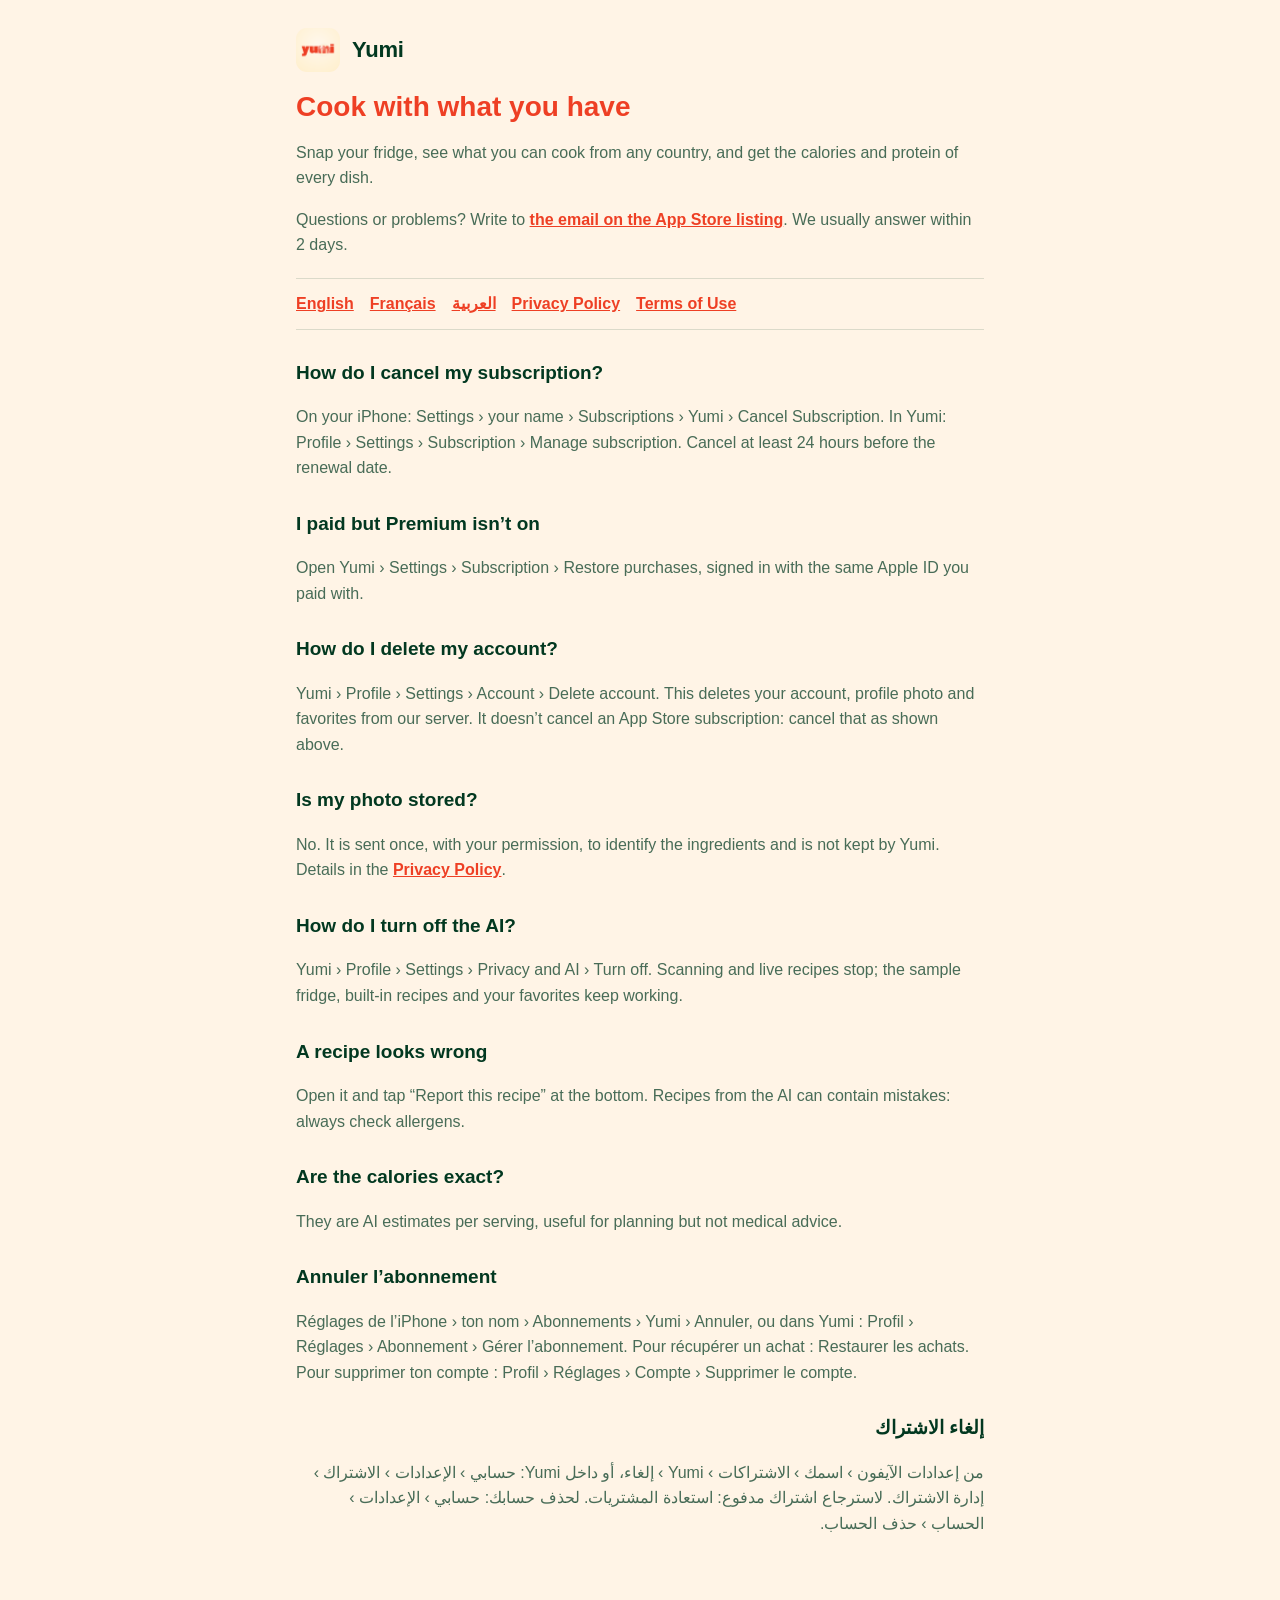
<file: index.html>
<!doctype html>
<html lang="en">
<head>
<meta charset="utf-8">
<meta name="viewport" content="width=device-width,initial-scale=1">
<title>Yumi · Help</title>
<link rel="icon" href="icon.png">
<link rel="stylesheet" href="site.css">
<script src="site.js" defer></script>
</head>
<body>
<main>
<header><img src="icon.png" alt=""><b>Yumi</b></header>
<h1>Cook with what you have</h1>
<p>Snap your fridge, see what you can cook from any country, and get the calories and protein of every dish.</p>
<p>Questions or problems? Write to <a data-cfg="contactEmail" href="#">the email on the App Store listing</a>. We usually answer within 2 days.</p>
<nav><a href="#en">English</a><a href="#fr">Français</a><a href="#ar">العربية</a><a href="privacy.html">Privacy Policy</a><a href="terms.html">Terms of Use</a></nav>

<section id="en">
<h2>How do I cancel my subscription?</h2>
<p>On your iPhone: Settings › your name › Subscriptions › Yumi › Cancel Subscription. In Yumi: Profile › Settings › Subscription › Manage subscription. Cancel at least 24 hours before the renewal date.</p>
<h2>I paid but Premium isn’t on</h2>
<p>Open Yumi › Settings › Subscription › Restore purchases, signed in with the same Apple ID you paid with.</p>
<h2>How do I delete my account?</h2>
<p>Yumi › Profile › Settings › Account › Delete account. This deletes your account, profile photo and favorites from our server. It doesn’t cancel an App Store subscription: cancel that as shown above.</p>
<h2>Is my photo stored?</h2>
<p>No. It is sent once, with your permission, to identify the ingredients and is not kept by Yumi. Details in the <a href="privacy.html">Privacy Policy</a>.</p>
<h2>How do I turn off the AI?</h2>
<p>Yumi › Profile › Settings › Privacy and AI › Turn off. Scanning and live recipes stop; the sample fridge, built-in recipes and your favorites keep working.</p>
<h2>A recipe looks wrong</h2>
<p>Open it and tap “Report this recipe” at the bottom. Recipes from the AI can contain mistakes: always check allergens.</p>
<h2>Are the calories exact?</h2>
<p>They are AI estimates per serving, useful for planning but not medical advice.</p>
</section>

<section id="fr" lang="fr">
<h2>Annuler l’abonnement</h2>
<p>Réglages de l’iPhone › ton nom › Abonnements › Yumi › Annuler, ou dans Yumi : Profil › Réglages › Abonnement › Gérer l’abonnement. Pour récupérer un achat : Restaurer les achats. Pour supprimer ton compte : Profil › Réglages › Compte › Supprimer le compte.</p>
</section>

<section id="ar" lang="ar" dir="rtl">
<h2>إلغاء الاشتراك</h2>
<p>من إعدادات الآيفون › اسمك › الاشتراكات › Yumi › إلغاء، أو داخل Yumi: حسابي › الإعدادات › الاشتراك › إدارة الاشتراك. لاسترجاع اشتراك مدفوع: استعادة المشتريات. لحذف حسابك: حسابي › الإعدادات › الحساب › حذف الحساب.</p>
</section>
</main>
</body>
</html>
</file>
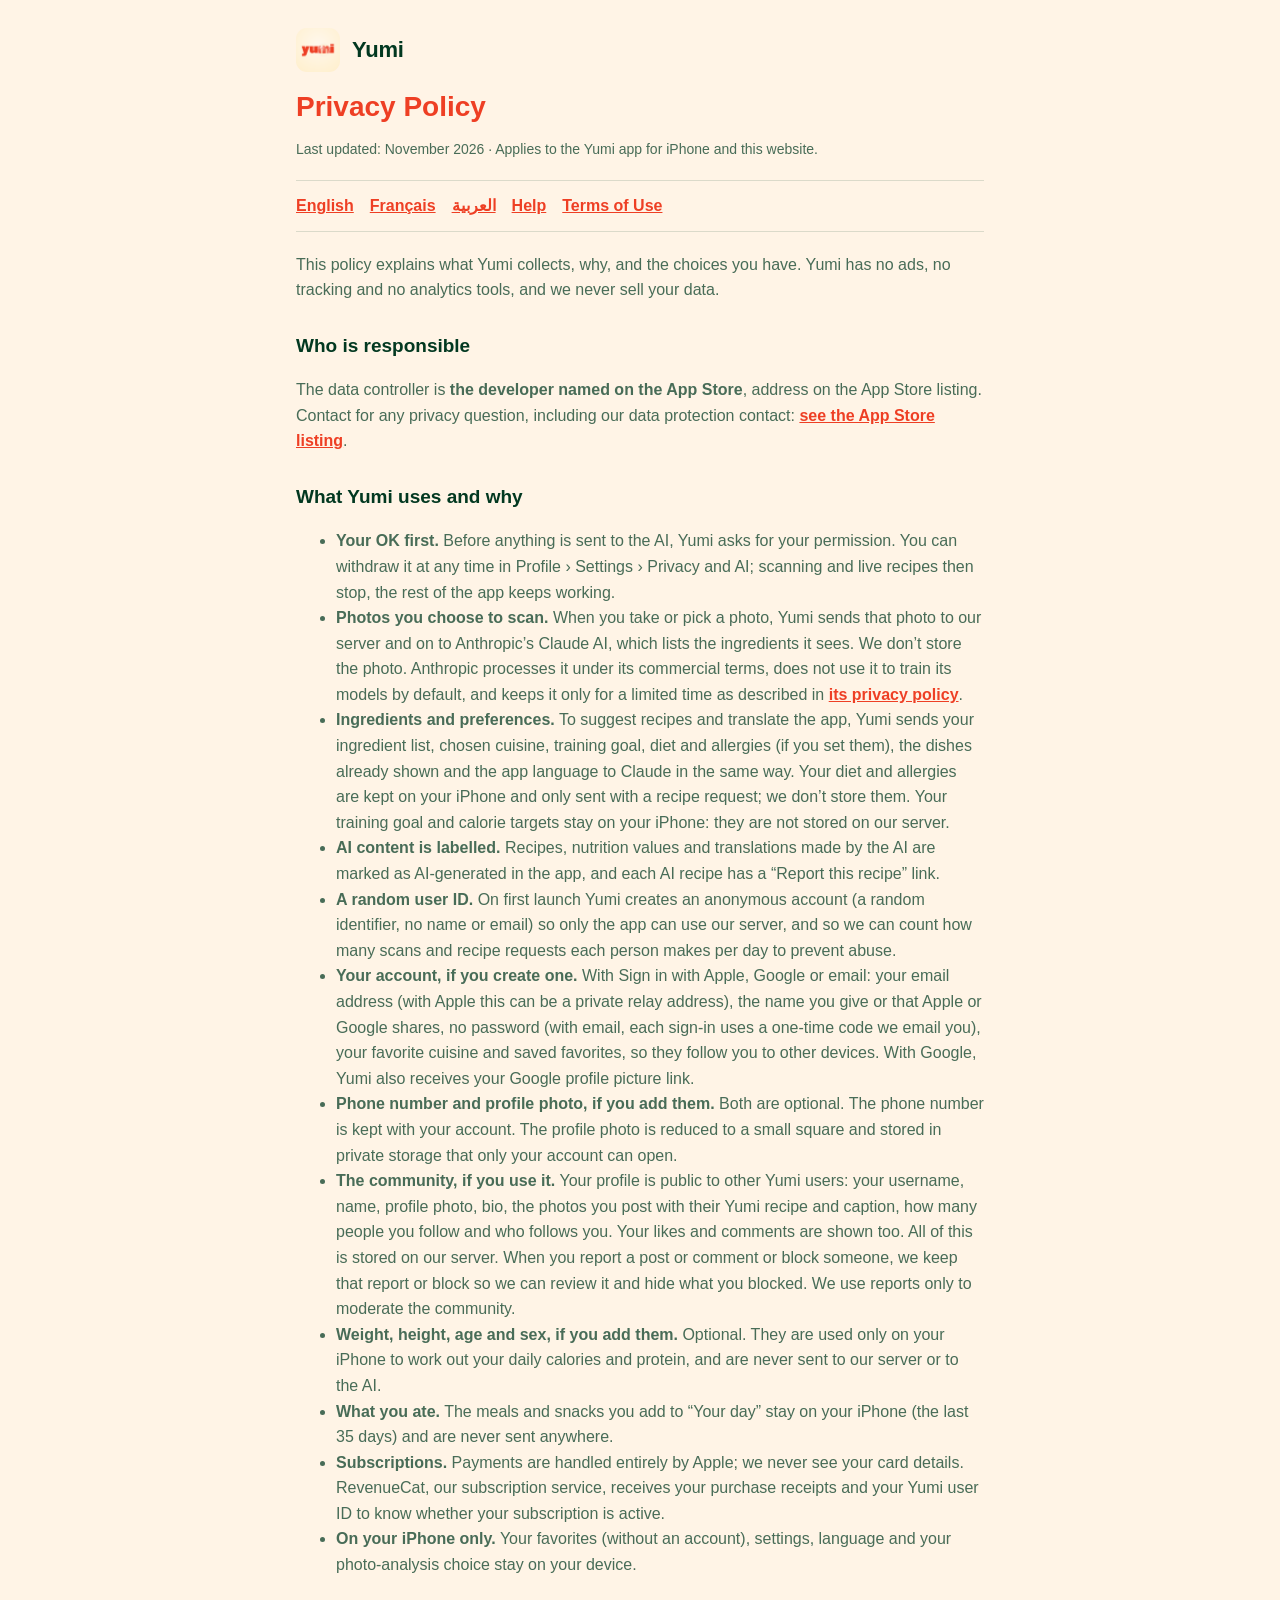
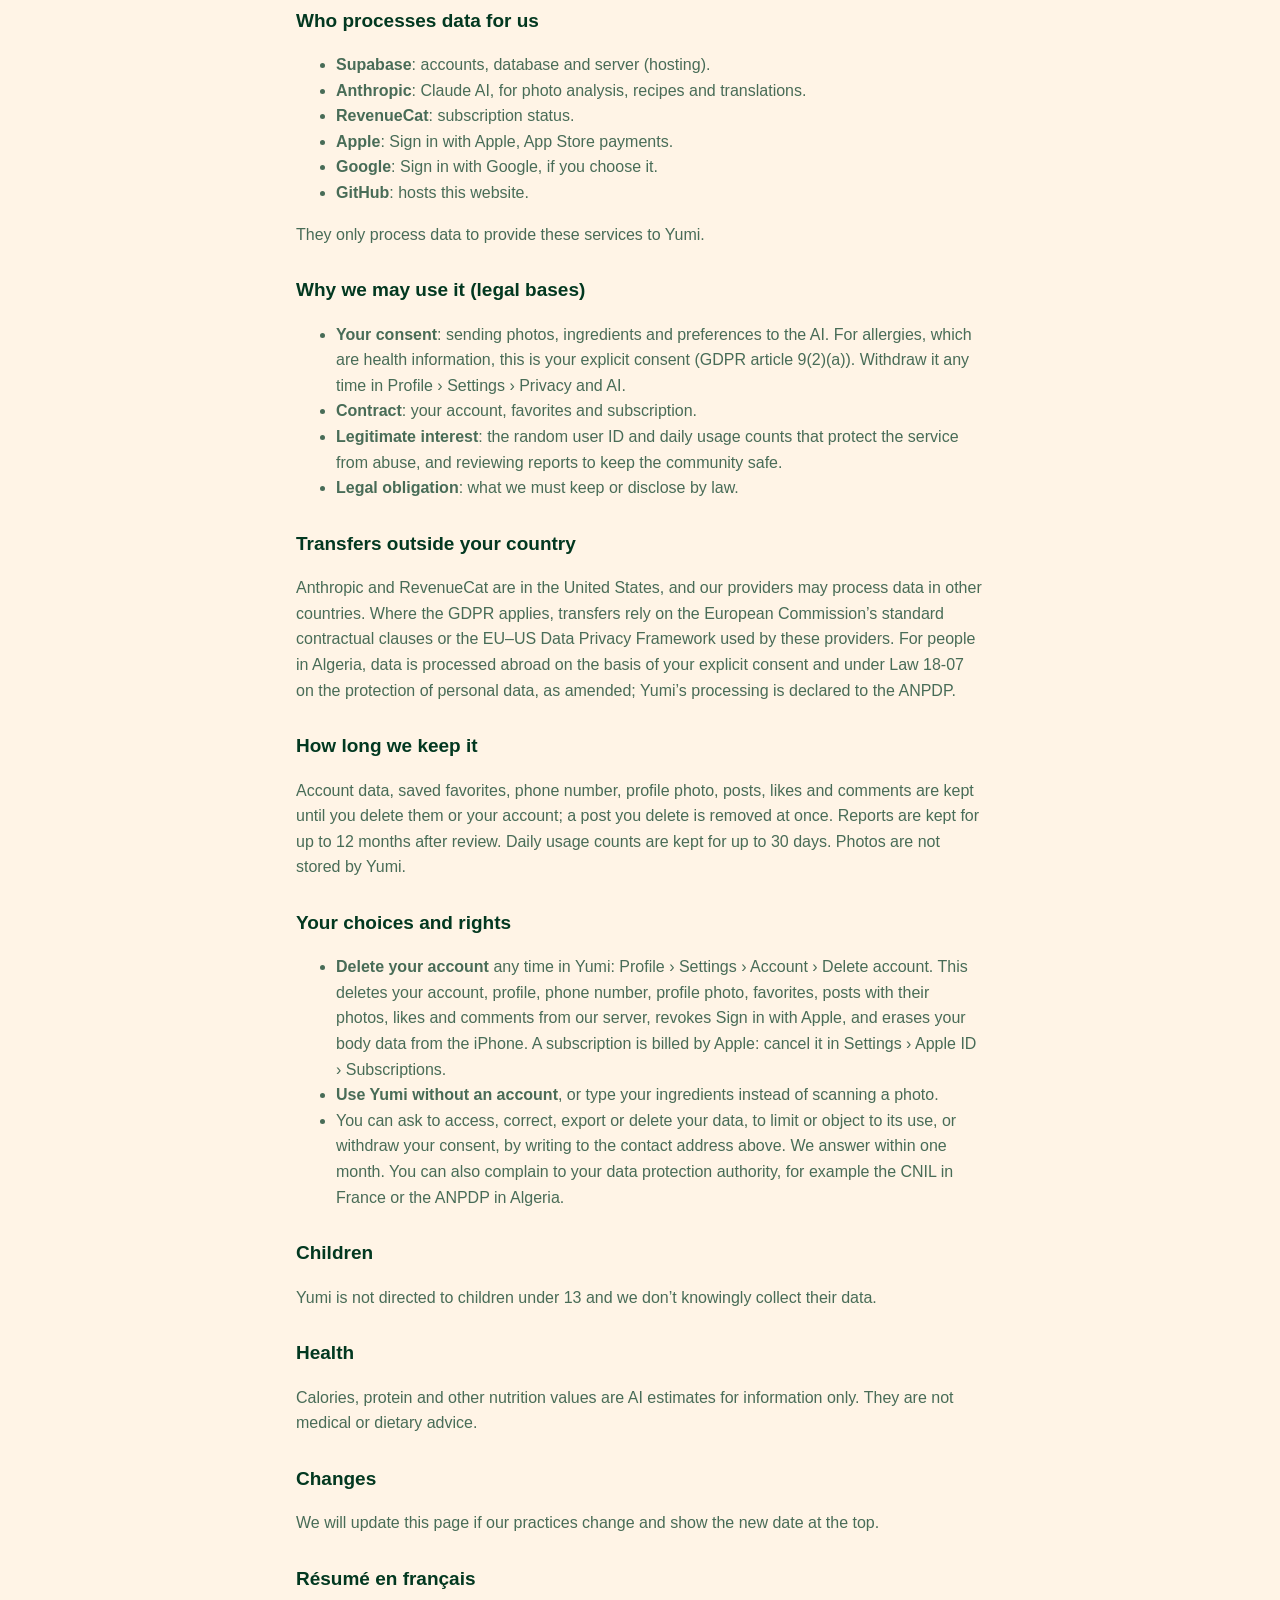
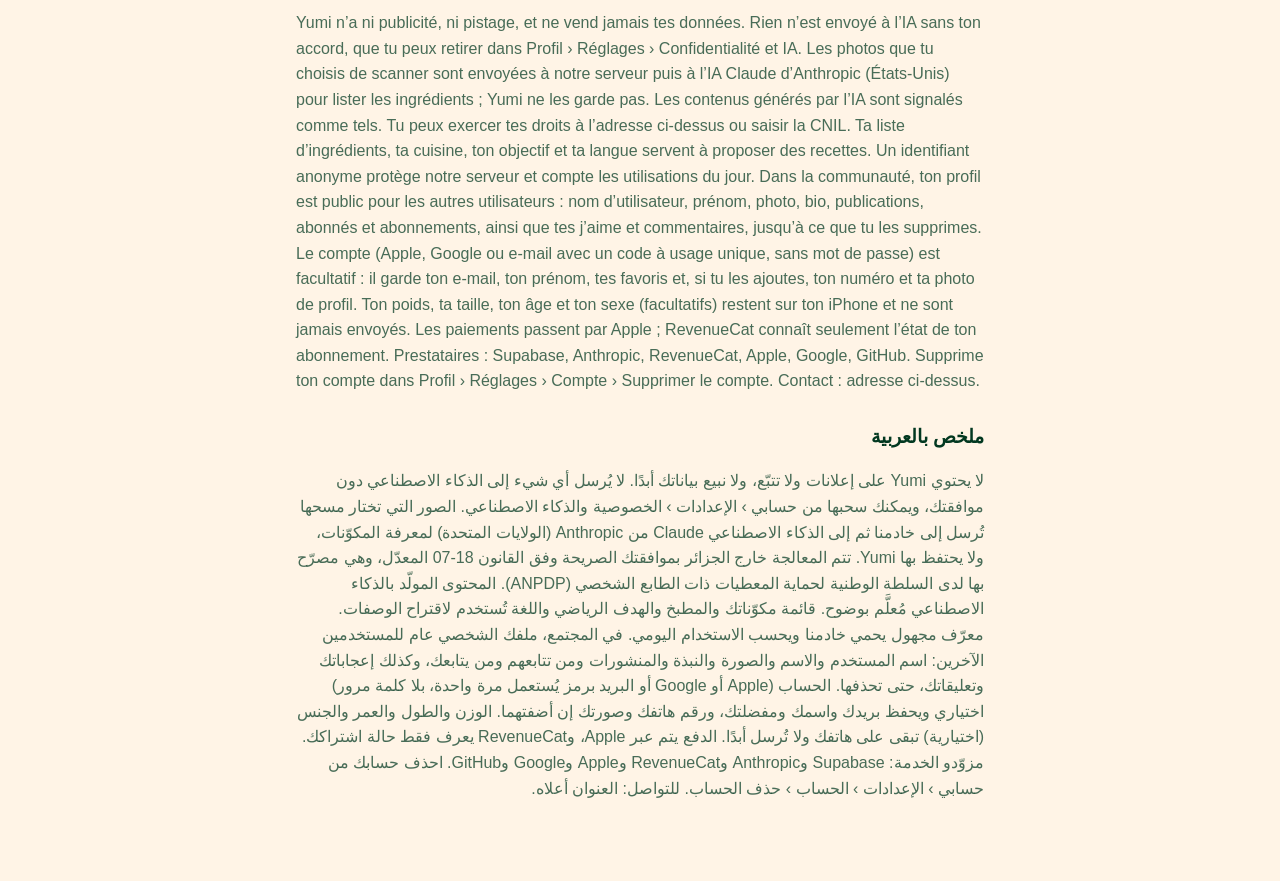
<file: privacy.html>
<!doctype html>
<html lang="en">
<head>
<meta charset="utf-8">
<meta name="viewport" content="width=device-width,initial-scale=1">
<title>Yumi · Privacy Policy</title>
<link rel="icon" href="icon.png">
<link rel="stylesheet" href="site.css">
<script src="site.js" defer></script>
</head>
<body>
<main>
<header><img src="icon.png" alt=""><b>Yumi</b></header>
<h1>Privacy Policy</h1>
<p class="muted">Last updated: November 2026 · Applies to the Yumi app for iPhone and this website.</p>
<nav><a href="#en">English</a><a href="#fr">Français</a><a href="#ar">العربية</a><a href="index.html">Help</a><a href="terms.html">Terms of Use</a></nav>

<section id="en">
<p>This policy explains what Yumi collects, why, and the choices you have. Yumi has no ads, no tracking and no analytics tools, and we never sell your data.</p>

<h2>Who is responsible</h2>
<p>The data controller is <b data-cfg="developer">the developer named on the App Store</b>, <span data-cfg="address">address on the App Store listing</span>. Contact for any privacy question, including our data protection contact: <a data-cfg="contactEmail" href="#">see the App Store listing</a>.</p>

<h2>What Yumi uses and why</h2>
<ul>
<li><b>Your OK first.</b> Before anything is sent to the AI, Yumi asks for your permission. You can withdraw it at any time in Profile › Settings › Privacy and AI; scanning and live recipes then stop, the rest of the app keeps working.</li>
<li><b>Photos you choose to scan.</b> When you take or pick a photo, Yumi sends that photo to our server and on to Anthropic’s Claude AI, which lists the ingredients it sees. We don’t store the photo. Anthropic processes it under its commercial terms, does not use it to train its models by default, and keeps it only for a limited time as described in <a href="https://www.anthropic.com/legal/privacy">its privacy policy</a>.</li>
<li><b>Ingredients and preferences.</b> To suggest recipes and translate the app, Yumi sends your ingredient list, chosen cuisine, training goal, diet and allergies (if you set them), the dishes already shown and the app language to Claude in the same way. Your diet and allergies are kept on your iPhone and only sent with a recipe request; we don’t store them. Your training goal and calorie targets stay on your iPhone: they are not stored on our server.</li>
<li><b>AI content is labelled.</b> Recipes, nutrition values and translations made by the AI are marked as AI-generated in the app, and each AI recipe has a “Report this recipe” link.</li>
<li><b>A random user ID.</b> On first launch Yumi creates an anonymous account (a random identifier, no name or email) so only the app can use our server, and so we can count how many scans and recipe requests each person makes per day to prevent abuse.</li>
<li><b>Your account, if you create one.</b> With Sign in with Apple, Google or email: your email address (with Apple this can be a private relay address), the name you give or that Apple or Google shares, no password (with email, each sign-in uses a one-time code we email you), your favorite cuisine and saved favorites, so they follow you to other devices. With Google, Yumi also receives your Google profile picture link.</li>
<li><b>Phone number and profile photo, if you add them.</b> Both are optional. The phone number is kept with your account. The profile photo is reduced to a small square and stored in private storage that only your account can open.</li>
<li><b>The community, if you use it.</b> Your profile is public to other Yumi users: your username, name, profile photo, bio, the photos you post with their Yumi recipe and caption, how many people you follow and who follows you. Your likes and comments are shown too. All of this is stored on our server. When you report a post or comment or block someone, we keep that report or block so we can review it and hide what you blocked. We use reports only to moderate the community.</li>
<li><b>Weight, height, age and sex, if you add them.</b> Optional. They are used only on your iPhone to work out your daily calories and protein, and are never sent to our server or to the AI.</li>
<li><b>What you ate.</b> The meals and snacks you add to “Your day” stay on your iPhone (the last 35 days) and are never sent anywhere.</li>
<li><b>Subscriptions.</b> Payments are handled entirely by Apple; we never see your card details. RevenueCat, our subscription service, receives your purchase receipts and your Yumi user ID to know whether your subscription is active.</li>
<li><b>On your iPhone only.</b> Your favorites (without an account), settings, language and your photo-analysis choice stay on your device.</li>
</ul>

<h2>Who processes data for us</h2>
<ul>
<li><b>Supabase</b>: accounts, database and server (hosting).</li>
<li><b>Anthropic</b>: Claude AI, for photo analysis, recipes and translations.</li>
<li><b>RevenueCat</b>: subscription status.</li>
<li><b>Apple</b>: Sign in with Apple, App Store payments.</li>
<li><b>Google</b>: Sign in with Google, if you choose it.</li>
<li><b>GitHub</b>: hosts this website.</li>
</ul>
<p>They only process data to provide these services to Yumi.</p>

<h2>Why we may use it (legal bases)</h2>
<ul>
<li><b>Your consent</b>: sending photos, ingredients and preferences to the AI. For allergies, which are health information, this is your explicit consent (GDPR article 9(2)(a)). Withdraw it any time in Profile › Settings › Privacy and AI.</li>
<li><b>Contract</b>: your account, favorites and subscription.</li>
<li><b>Legitimate interest</b>: the random user ID and daily usage counts that protect the service from abuse, and reviewing reports to keep the community safe.</li>
<li><b>Legal obligation</b>: what we must keep or disclose by law.</li>
</ul>

<h2>Transfers outside your country</h2>
<p>Anthropic and RevenueCat are in the United States, and our providers may process data in other countries. Where the GDPR applies, transfers rely on the European Commission’s standard contractual clauses or the EU–US Data Privacy Framework used by these providers. For people in Algeria, data is processed abroad on the basis of your explicit consent and under Law 18-07 on the protection of personal data, as amended; Yumi’s processing is declared to the ANPDP<span data-cfg="anpdpNumber"></span>.</p>

<h2>How long we keep it</h2>
<p>Account data, saved favorites, phone number, profile photo, posts, likes and comments are kept until you delete them or your account; a post you delete is removed at once. Reports are kept for up to 12 months after review. Daily usage counts are kept for up to 30 days. Photos are not stored by Yumi.</p>

<h2>Your choices and rights</h2>
<ul>
<li><b>Delete your account</b> any time in Yumi: Profile › Settings › Account › Delete account. This deletes your account, profile, phone number, profile photo, favorites, posts with their photos, likes and comments from our server, revokes Sign in with Apple, and erases your body data from the iPhone. A subscription is billed by Apple: cancel it in Settings › Apple ID › Subscriptions.</li>
<li><b>Use Yumi without an account</b>, or type your ingredients instead of scanning a photo.</li>
<li>You can ask to access, correct, export or delete your data, to limit or object to its use, or withdraw your consent, by writing to the contact address above. We answer within one month. You can also complain to your data protection authority, for example the CNIL in France or the ANPDP in Algeria.</li>
</ul>

<h2>Children</h2>
<p>Yumi is not directed to children under 13 and we don’t knowingly collect their data.</p>

<h2>Health</h2>
<p>Calories, protein and other nutrition values are AI estimates for information only. They are not medical or dietary advice.</p>

<h2>Changes</h2>
<p>We will update this page if our practices change and show the new date at the top.</p>
</section>

<section id="fr" lang="fr">
<h2>Résumé en français</h2>
<p>Yumi n’a ni publicité, ni pistage, et ne vend jamais tes données. Rien n’est envoyé à l’IA sans ton accord, que tu peux retirer dans Profil › Réglages › Confidentialité et IA. Les photos que tu choisis de scanner sont envoyées à notre serveur puis à l’IA Claude d’Anthropic (États-Unis) pour lister les ingrédients ; Yumi ne les garde pas. Les contenus générés par l’IA sont signalés comme tels. Tu peux exercer tes droits à l’adresse ci-dessus ou saisir la CNIL. Ta liste d’ingrédients, ta cuisine, ton objectif et ta langue servent à proposer des recettes. Un identifiant anonyme protège notre serveur et compte les utilisations du jour. Dans la communauté, ton profil est public pour les autres utilisateurs : nom d’utilisateur, prénom, photo, bio, publications, abonnés et abonnements, ainsi que tes j’aime et commentaires, jusqu’à ce que tu les supprimes. Le compte (Apple, Google ou e-mail avec un code à usage unique, sans mot de passe) est facultatif : il garde ton e-mail, ton prénom, tes favoris et, si tu les ajoutes, ton numéro et ta photo de profil. Ton poids, ta taille, ton âge et ton sexe (facultatifs) restent sur ton iPhone et ne sont jamais envoyés. Les paiements passent par Apple ; RevenueCat connaît seulement l’état de ton abonnement. Prestataires : Supabase, Anthropic, RevenueCat, Apple, Google, GitHub. Supprime ton compte dans Profil › Réglages › Compte › Supprimer le compte. Contact : adresse ci-dessus.</p>
</section>

<section id="ar" lang="ar" dir="rtl">
<h2>ملخص بالعربية</h2>
<p>لا يحتوي Yumi على إعلانات ولا تتبّع، ولا نبيع بياناتك أبدًا. لا يُرسل أي شيء إلى الذكاء الاصطناعي دون موافقتك، ويمكنك سحبها من حسابي › الإعدادات › الخصوصية والذكاء الاصطناعي. الصور التي تختار مسحها تُرسل إلى خادمنا ثم إلى الذكاء الاصطناعي Claude من Anthropic (الولايات المتحدة) لمعرفة المكوّنات، ولا يحتفظ بها Yumi. تتم المعالجة خارج الجزائر بموافقتك الصريحة وفق القانون 18-07 المعدّل، وهي مصرّح بها لدى السلطة الوطنية لحماية المعطيات ذات الطابع الشخصي (ANPDP). المحتوى المولّد بالذكاء الاصطناعي مُعلَّم بوضوح. قائمة مكوّناتك والمطبخ والهدف الرياضي واللغة تُستخدم لاقتراح الوصفات. معرّف مجهول يحمي خادمنا ويحسب الاستخدام اليومي. في المجتمع، ملفك الشخصي عام للمستخدمين الآخرين: اسم المستخدم والاسم والصورة والنبذة والمنشورات ومن تتابعهم ومن يتابعك، وكذلك إعجاباتك وتعليقاتك، حتى تحذفها. الحساب (Apple أو Google أو البريد برمز يُستعمل مرة واحدة، بلا كلمة مرور) اختياري ويحفظ بريدك واسمك ومفضلتك، ورقم هاتفك وصورتك إن أضفتهما. الوزن والطول والعمر والجنس (اختيارية) تبقى على هاتفك ولا تُرسل أبدًا. الدفع يتم عبر Apple، وRevenueCat يعرف فقط حالة اشتراكك. مزوّدو الخدمة: Supabase وAnthropic وRevenueCat وApple وGoogle وGitHub. احذف حسابك من حسابي › الإعدادات › الحساب › حذف الحساب. للتواصل: العنوان أعلاه.</p>
</section>
</main>
</body>
</html>
</file>
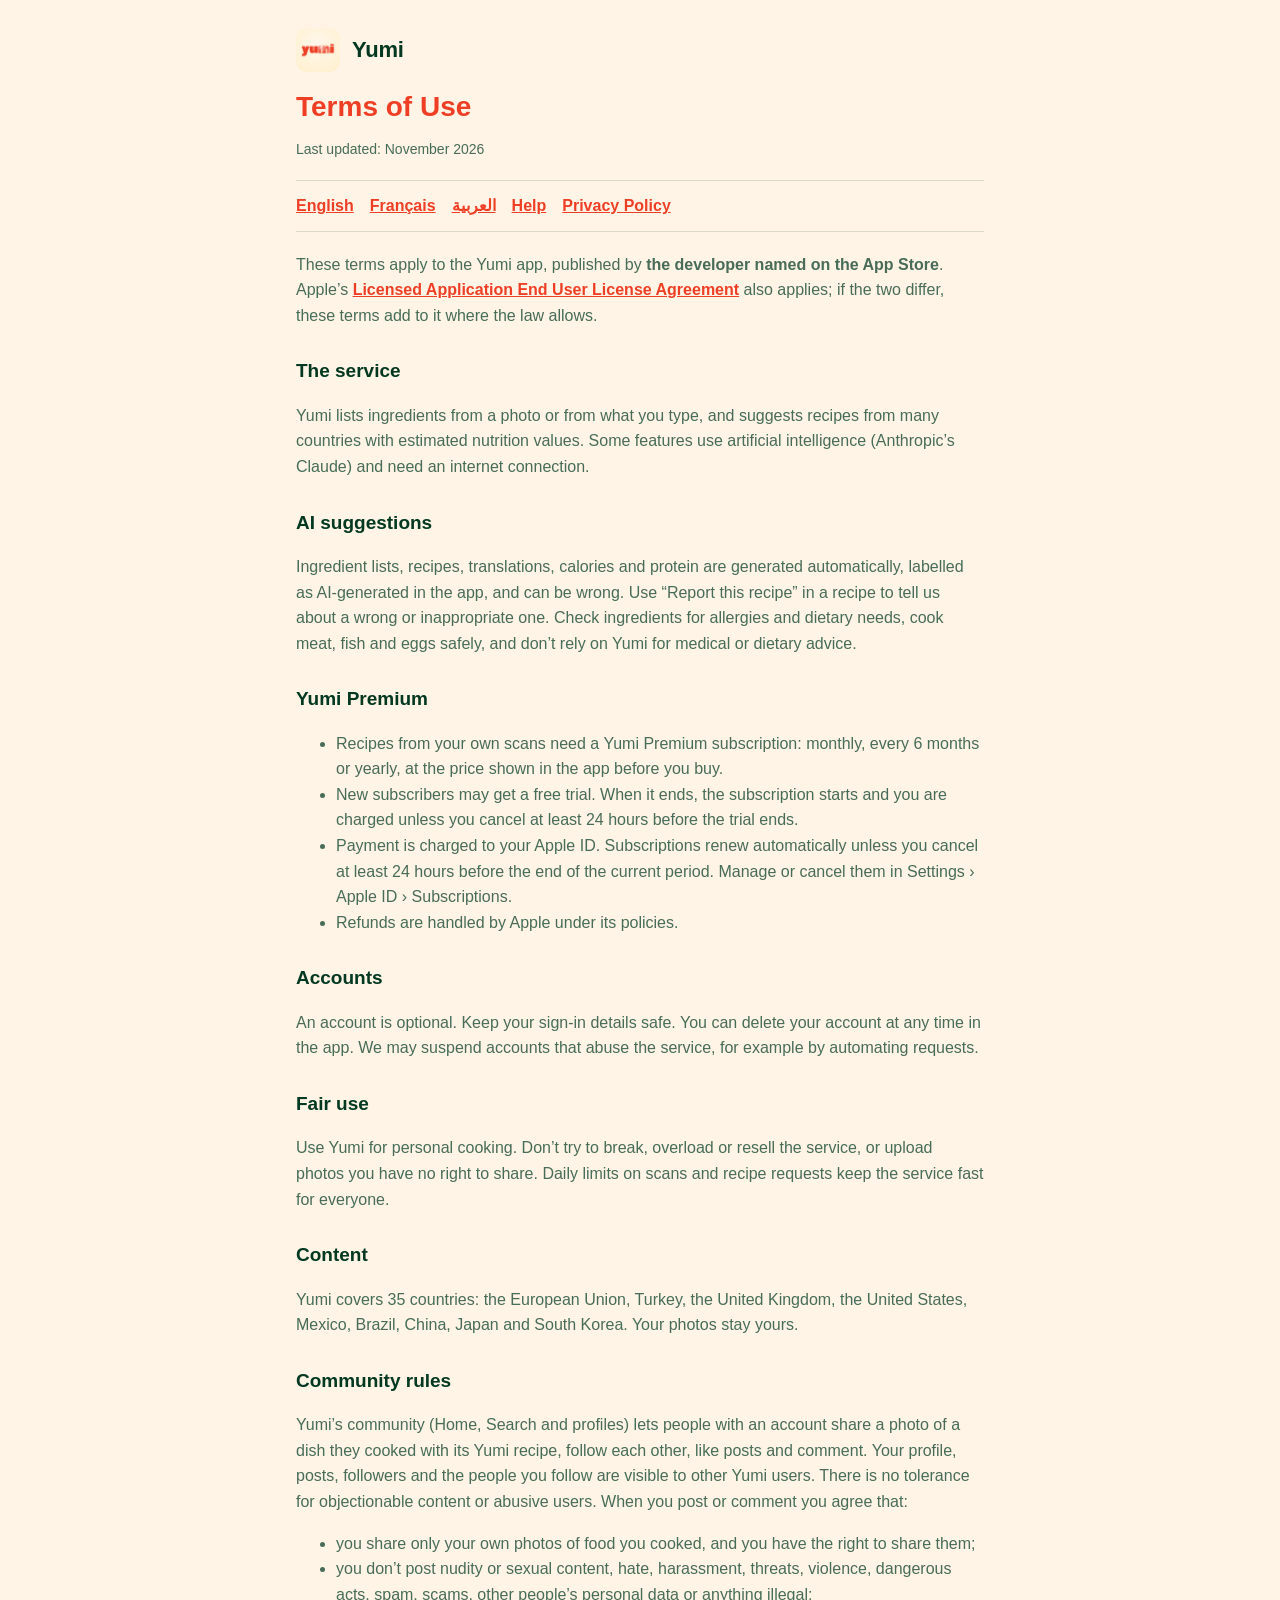
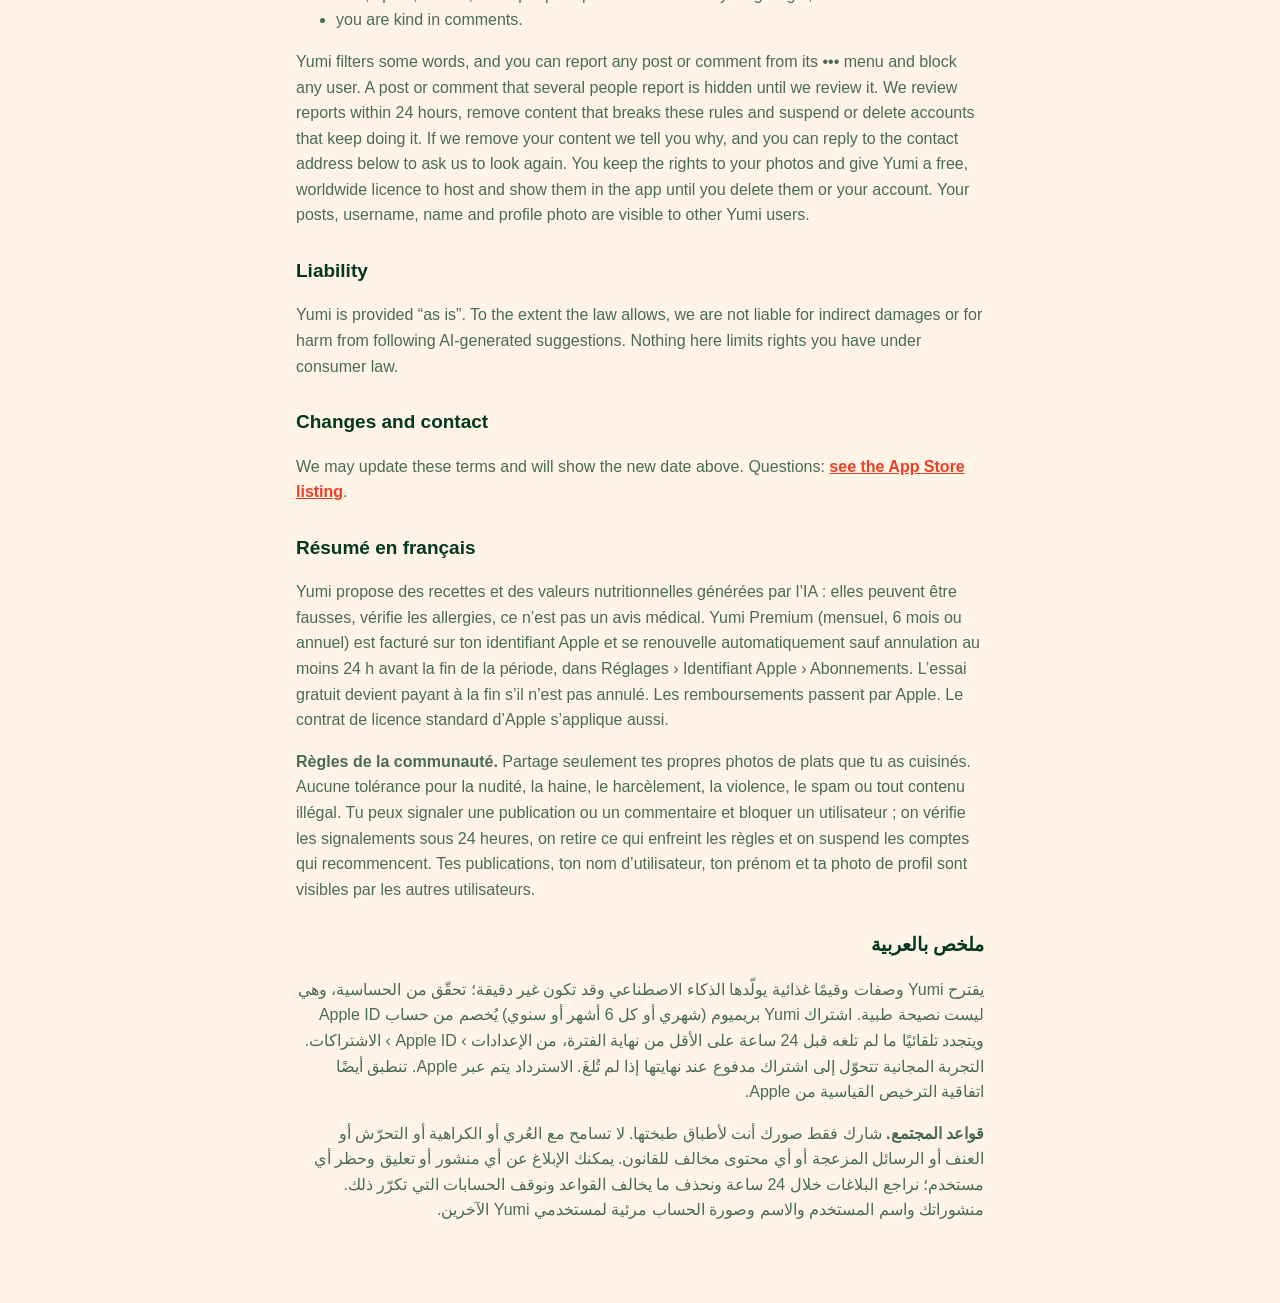
<file: terms.html>
<!doctype html>
<html lang="en">
<head>
<meta charset="utf-8">
<meta name="viewport" content="width=device-width,initial-scale=1">
<title>Yumi · Terms of Use</title>
<link rel="icon" href="icon.png">
<link rel="stylesheet" href="site.css">
<script src="site.js" defer></script>
</head>
<body>
<main>
<header><img src="icon.png" alt=""><b>Yumi</b></header>
<h1>Terms of Use</h1>
<p class="muted">Last updated: November 2026</p>
<nav><a href="#en">English</a><a href="#fr">Français</a><a href="#ar">العربية</a><a href="index.html">Help</a><a href="privacy.html">Privacy Policy</a></nav>

<section id="en">
<p>These terms apply to the Yumi app, published by <b data-cfg="developer">the developer named on the App Store</b>. Apple’s <a href="https://www.apple.com/legal/internet-services/itunes/dev/stdeula/">Licensed Application End User License Agreement</a> also applies; if the two differ, these terms add to it where the law allows.</p>

<h2>The service</h2>
<p>Yumi lists ingredients from a photo or from what you type, and suggests recipes from many countries with estimated nutrition values. Some features use artificial intelligence (Anthropic’s Claude) and need an internet connection.</p>

<h2>AI suggestions</h2>
<p>Ingredient lists, recipes, translations, calories and protein are generated automatically, labelled as AI-generated in the app, and can be wrong. Use “Report this recipe” in a recipe to tell us about a wrong or inappropriate one. Check ingredients for allergies and dietary needs, cook meat, fish and eggs safely, and don’t rely on Yumi for medical or dietary advice.</p>

<h2>Yumi Premium</h2>
<ul>
<li>Recipes from your own scans need a Yumi Premium subscription: monthly, every 6 months or yearly, at the price shown in the app before you buy.</li>
<li>New subscribers may get a free trial. When it ends, the subscription starts and you are charged unless you cancel at least 24 hours before the trial ends.</li>
<li>Payment is charged to your Apple ID. Subscriptions renew automatically unless you cancel at least 24 hours before the end of the current period. Manage or cancel them in Settings › Apple ID › Subscriptions.</li>
<li>Refunds are handled by Apple under its policies.</li>
</ul>

<h2>Accounts</h2>
<p>An account is optional. Keep your sign-in details safe. You can delete your account at any time in the app. We may suspend accounts that abuse the service, for example by automating requests.</p>

<h2>Fair use</h2>
<p>Use Yumi for personal cooking. Don’t try to break, overload or resell the service, or upload photos you have no right to share. Daily limits on scans and recipe requests keep the service fast for everyone.</p>

<h2>Content</h2>
<p>Yumi covers 35 countries: the European Union, Turkey, the United Kingdom, the United States, Mexico, Brazil, China, Japan and South Korea. Your photos stay yours.</p>

<h2 id="community">Community rules</h2>
<p>Yumi’s community (Home, Search and profiles) lets people with an account share a photo of a dish they cooked with its Yumi recipe, follow each other, like posts and comment. Your profile, posts, followers and the people you follow are visible to other Yumi users. There is no tolerance for objectionable content or abusive users. When you post or comment you agree that:</p>
<ul>
<li>you share only your own photos of food you cooked, and you have the right to share them;</li>
<li>you don’t post nudity or sexual content, hate, harassment, threats, violence, dangerous acts, spam, scams, other people’s personal data or anything illegal;</li>
<li>you are kind in comments.</li>
</ul>
<p>Yumi filters some words, and you can report any post or comment from its ••• menu and block any user. A post or comment that several people report is hidden until we review it. We review reports within 24 hours, remove content that breaks these rules and suspend or delete accounts that keep doing it. If we remove your content we tell you why, and you can reply to the contact address below to ask us to look again. You keep the rights to your photos and give Yumi a free, worldwide licence to host and show them in the app until you delete them or your account. Your posts, username, name and profile photo are visible to other Yumi users.</p>

<h2>Liability</h2>
<p>Yumi is provided “as is”. To the extent the law allows, we are not liable for indirect damages or for harm from following AI-generated suggestions. Nothing here limits rights you have under consumer law.</p>

<h2>Changes and contact</h2>
<p>We may update these terms and will show the new date above. Questions: <a data-cfg="contactEmail" href="#">see the App Store listing</a>.</p>
</section>

<section id="fr" lang="fr">
<h2>Résumé en français</h2>
<p>Yumi propose des recettes et des valeurs nutritionnelles générées par l’IA : elles peuvent être fausses, vérifie les allergies, ce n’est pas un avis médical. Yumi Premium (mensuel, 6 mois ou annuel) est facturé sur ton identifiant Apple et se renouvelle automatiquement sauf annulation au moins 24 h avant la fin de la période, dans Réglages › Identifiant Apple › Abonnements. L’essai gratuit devient payant à la fin s’il n’est pas annulé. Les remboursements passent par Apple. Le contrat de licence standard d’Apple s’applique aussi.</p>
<p><b>Règles de la communauté.</b> Partage seulement tes propres photos de plats que tu as cuisinés. Aucune tolérance pour la nudité, la haine, le harcèlement, la violence, le spam ou tout contenu illégal. Tu peux signaler une publication ou un commentaire et bloquer un utilisateur ; on vérifie les signalements sous 24 heures, on retire ce qui enfreint les règles et on suspend les comptes qui recommencent. Tes publications, ton nom d’utilisateur, ton prénom et ta photo de profil sont visibles par les autres utilisateurs.</p>
</section>

<section id="ar" lang="ar" dir="rtl">
<h2>ملخص بالعربية</h2>
<p>يقترح Yumi وصفات وقيمًا غذائية يولّدها الذكاء الاصطناعي وقد تكون غير دقيقة؛ تحقّق من الحساسية، وهي ليست نصيحة طبية. اشتراك Yumi بريميوم (شهري أو كل 6 أشهر أو سنوي) يُخصم من حساب Apple ID ويتجدد تلقائيًا ما لم تلغه قبل 24 ساعة على الأقل من نهاية الفترة، من الإعدادات › Apple ID › الاشتراكات. التجربة المجانية تتحوّل إلى اشتراك مدفوع عند نهايتها إذا لم تُلغَ. الاسترداد يتم عبر Apple. تنطبق أيضًا اتفاقية الترخيص القياسية من Apple.</p>
<p><b>قواعد المجتمع.</b> شارك فقط صورك أنت لأطباق طبختها. لا تسامح مع العُري أو الكراهية أو التحرّش أو العنف أو الرسائل المزعجة أو أي محتوى مخالف للقانون. يمكنك الإبلاغ عن أي منشور أو تعليق وحظر أي مستخدم؛ نراجع البلاغات خلال 24 ساعة ونحذف ما يخالف القواعد ونوقف الحسابات التي تكرّر ذلك. منشوراتك واسم المستخدم والاسم وصورة الحساب مرئية لمستخدمي Yumi الآخرين.</p>
</section>
</main>
</body>
</html>
</file>
<file: site.css>
:root{--ember:#EE3F24;--yolk:#F9A11B;--matcha:#023820;--tofu:#FFF4E6;--ink:#023820;--ink2:rgba(2,56,32,.72);--line:rgba(2,56,32,.14);color-scheme:light dark}
@media (prefers-color-scheme:dark){:root{--tofu:#052519;--ink:#FFEFCB;--ink2:rgba(255,239,203,.75);--line:rgba(255,239,203,.16)}}
*{box-sizing:border-box}
body{margin:0;background:var(--tofu);color:var(--ink);font:16px/1.6 -apple-system,BlinkMacSystemFont,"Segoe UI",Roboto,"Noto Sans Arabic",sans-serif;-webkit-text-size-adjust:100%}
main{max-width:720px;margin:0 auto;padding:28px 16px 64px}
header{display:flex;align-items:center;gap:12px;margin-bottom:8px}
header img{width:44px;height:44px;border-radius:11px}
header b{font-size:22px;letter-spacing:-.01em}
h1{font-size:28px;line-height:1.2;margin:18px 0 6px;color:var(--ember)}
h2{font-size:19px;margin:28px 0 6px}
p,li{color:var(--ink2)}
a{color:var(--ember);font-weight:600}
.muted{font-size:14px;color:var(--ink2)}
nav{display:flex;flex-wrap:wrap;gap:8px 16px;margin:20px 0;padding:12px 0;border-block:1px solid var(--line)}
.card{padding:16px 18px;border:1px solid var(--line);border-radius:18px;margin:16px 0}
form{display:grid;gap:12px;margin-top:16px}
input{font:inherit;padding:12px 14px;border-radius:12px;border:1px solid var(--line);background:transparent;color:var(--ink)}
button{font:inherit;font-weight:700;padding:12px 18px;border:0;border-radius:999px;background:var(--ember);color:#fff;cursor:pointer}
button:disabled{opacity:.6}
.ok{color:#1d7a43;font-weight:600}.err{color:var(--ember);font-weight:600}
[dir=rtl] body,[dir=rtl] main{text-align:right}
</file>
